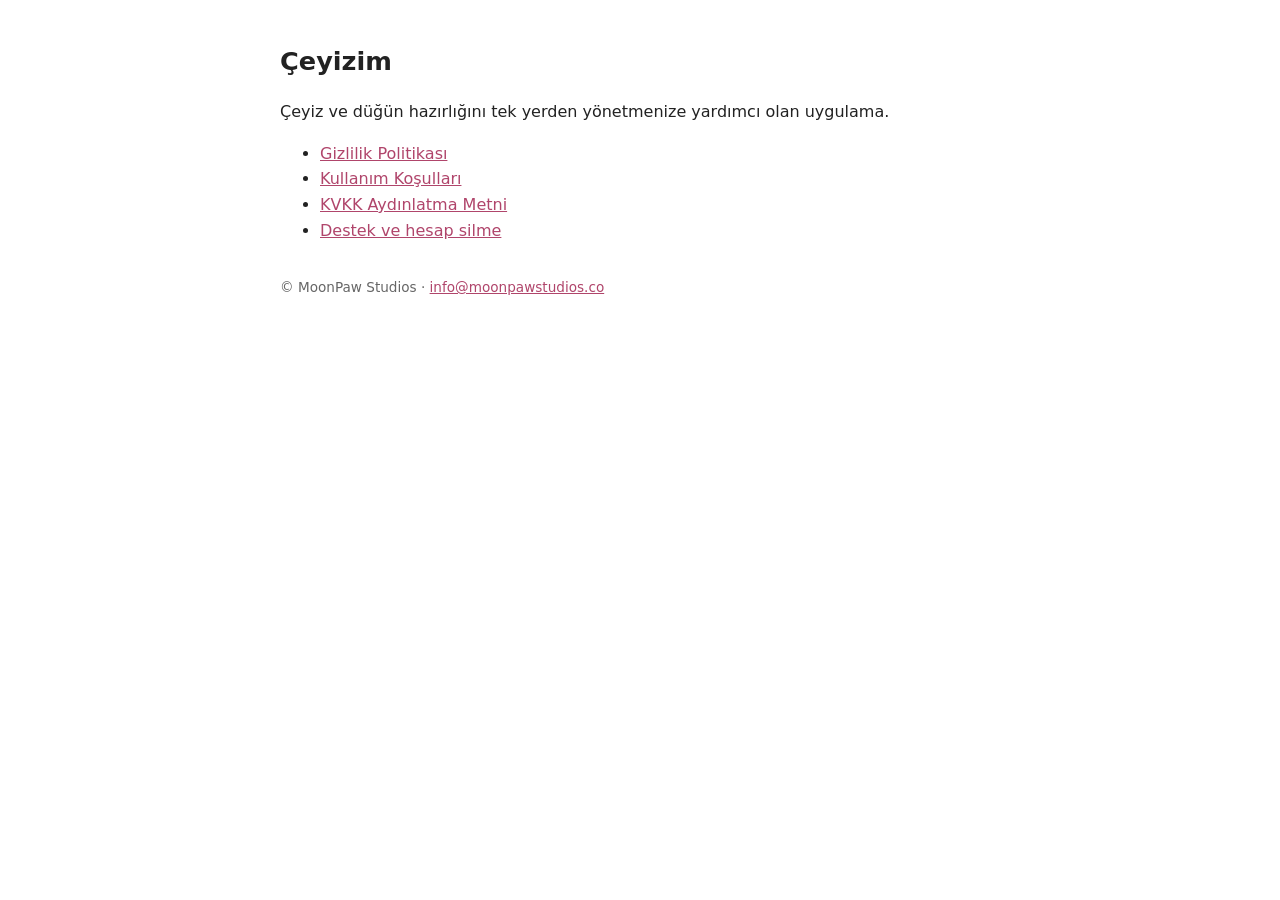
<file: index.html>
<!doctype html>
<html lang="tr"><head><meta charset="utf-8"><meta name="viewport" content="width=device-width,initial-scale=1">
<title>Çeyizim - MoonPaw Studios</title><link rel="stylesheet" href="style.css"></head>
<body>
<h1>Çeyizim</h1>
<p>Çeyiz ve düğün hazırlığını tek yerden yönetmenize yardımcı olan uygulama.</p>
<ul>
<li><a href="gizlilik.html">Gizlilik Politikası</a></li>
<li><a href="kosullar.html">Kullanım Koşulları</a></li>
<li><a href="kvkk.html">KVKK Aydınlatma Metni</a></li>
<li><a href="destek.html">Destek ve hesap silme</a></li>
</ul>
<footer>© MoonPaw Studios · <a href="mailto:info@moonpawstudios.co">info@moonpawstudios.co</a></footer>
</body></html>
</file>
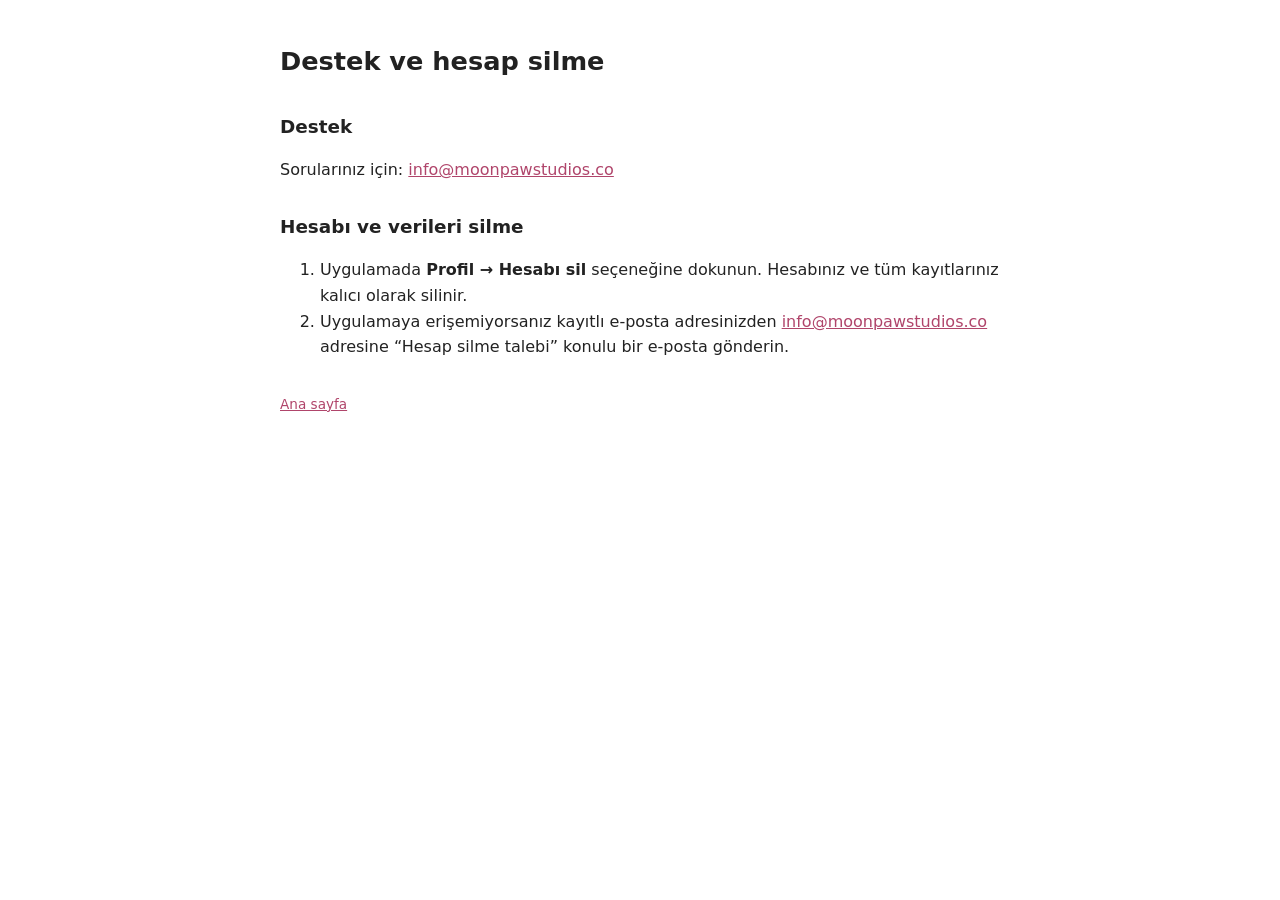
<file: destek.html>
<!doctype html>
<html lang="tr"><head><meta charset="utf-8"><meta name="viewport" content="width=device-width,initial-scale=1">
<title>Destek - Çeyizim</title><link rel="stylesheet" href="style.css"></head>
<body>
<h1>Destek ve hesap silme</h1>
<h2>Destek</h2>
<p>Sorularınız için: <a href="mailto:info@moonpawstudios.co">info@moonpawstudios.co</a></p>
<h2>Hesabı ve verileri silme</h2>
<ol>
<li>Uygulamada <b>Profil → Hesabı sil</b> seçeneğine dokunun. Hesabınız ve tüm kayıtlarınız kalıcı olarak silinir.</li>
<li>Uygulamaya erişemiyorsanız kayıtlı e-posta adresinizden <a href="mailto:info@moonpawstudios.co">info@moonpawstudios.co</a> adresine “Hesap silme talebi” konulu bir e-posta gönderin.</li>
</ol>
<footer><a href="index.html">Ana sayfa</a></footer>
</body></html>
</file>
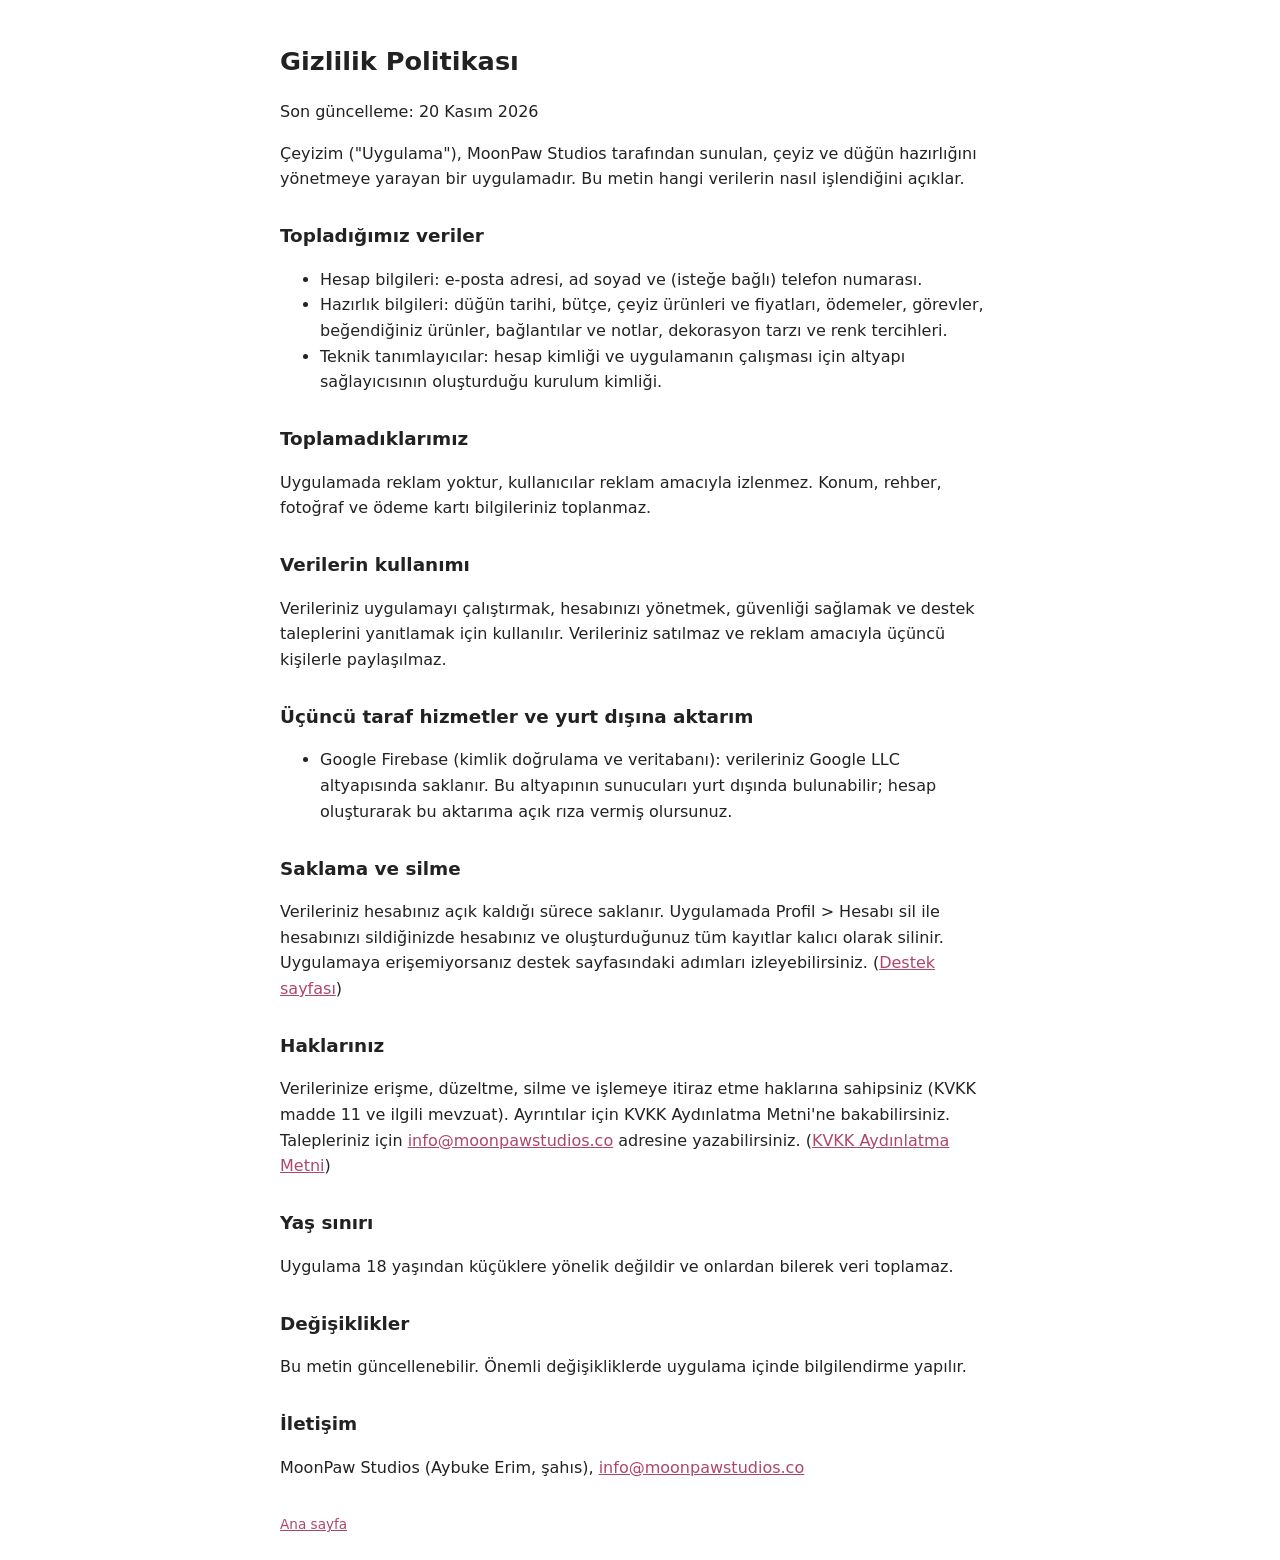
<file: gizlilik.html>
<!doctype html>
<html lang="tr"><head><meta charset="utf-8"><meta name="viewport" content="width=device-width,initial-scale=1">
<title>Gizlilik Politikası - Çeyizim</title><link rel="stylesheet" href="style.css"></head>
<body>
<h1>Gizlilik Politikası</h1>
<p>Son güncelleme: 20 Kasım 2026</p>
<p>Çeyizim ("Uygulama"), MoonPaw Studios tarafından sunulan, çeyiz ve düğün hazırlığını yönetmeye yarayan bir uygulamadır. Bu metin hangi verilerin nasıl işlendiğini açıklar.</p>
<h2>Topladığımız veriler</h2>
<ul>
<li>Hesap bilgileri: e-posta adresi, ad soyad ve (isteğe bağlı) telefon numarası.</li>
<li>Hazırlık bilgileri: düğün tarihi, bütçe, çeyiz ürünleri ve fiyatları, ödemeler, görevler, beğendiğiniz ürünler, bağlantılar ve notlar, dekorasyon tarzı ve renk tercihleri.</li>
<li>Teknik tanımlayıcılar: hesap kimliği ve uygulamanın çalışması için altyapı sağlayıcısının oluşturduğu kurulum kimliği.</li>
</ul>
<h2>Toplamadıklarımız</h2>
<p>Uygulamada reklam yoktur, kullanıcılar reklam amacıyla izlenmez. Konum, rehber, fotoğraf ve ödeme kartı bilgileriniz toplanmaz.</p>
<h2>Verilerin kullanımı</h2>
<p>Verileriniz uygulamayı çalıştırmak, hesabınızı yönetmek, güvenliği sağlamak ve destek taleplerini yanıtlamak için kullanılır. Verileriniz satılmaz ve reklam amacıyla üçüncü kişilerle paylaşılmaz.</p>
<h2>Üçüncü taraf hizmetler ve yurt dışına aktarım</h2>
<ul>
<li>Google Firebase (kimlik doğrulama ve veritabanı): verileriniz Google LLC altyapısında saklanır. Bu altyapının sunucuları yurt dışında bulunabilir; hesap oluşturarak bu aktarıma açık rıza vermiş olursunuz.</li>
</ul>
<h2>Saklama ve silme</h2>
<p>Verileriniz hesabınız açık kaldığı sürece saklanır. Uygulamada Profil &gt; Hesabı sil ile hesabınızı sildiğinizde hesabınız ve oluşturduğunuz tüm kayıtlar kalıcı olarak silinir. Uygulamaya erişemiyorsanız destek sayfasındaki adımları izleyebilirsiniz. (<a href="destek.html">Destek sayfası</a>)</p>
<h2>Haklarınız</h2>
<p>Verilerinize erişme, düzeltme, silme ve işlemeye itiraz etme haklarına sahipsiniz (KVKK madde 11 ve ilgili mevzuat). Ayrıntılar için KVKK Aydınlatma Metni'ne bakabilirsiniz. Talepleriniz için <a href="mailto:info@moonpawstudios.co">info@moonpawstudios.co</a> adresine yazabilirsiniz. (<a href="kvkk.html">KVKK Aydınlatma Metni</a>)</p>
<h2>Yaş sınırı</h2>
<p>Uygulama 18 yaşından küçüklere yönelik değildir ve onlardan bilerek veri toplamaz.</p>
<h2>Değişiklikler</h2>
<p>Bu metin güncellenebilir. Önemli değişikliklerde uygulama içinde bilgilendirme yapılır.</p>
<h2>İletişim</h2>
<p>MoonPaw Studios (Aybuke Erim, şahıs), <a href="mailto:info@moonpawstudios.co">info@moonpawstudios.co</a></p>
<footer><a href="index.html">Ana sayfa</a></footer>
</body></html>
</file>
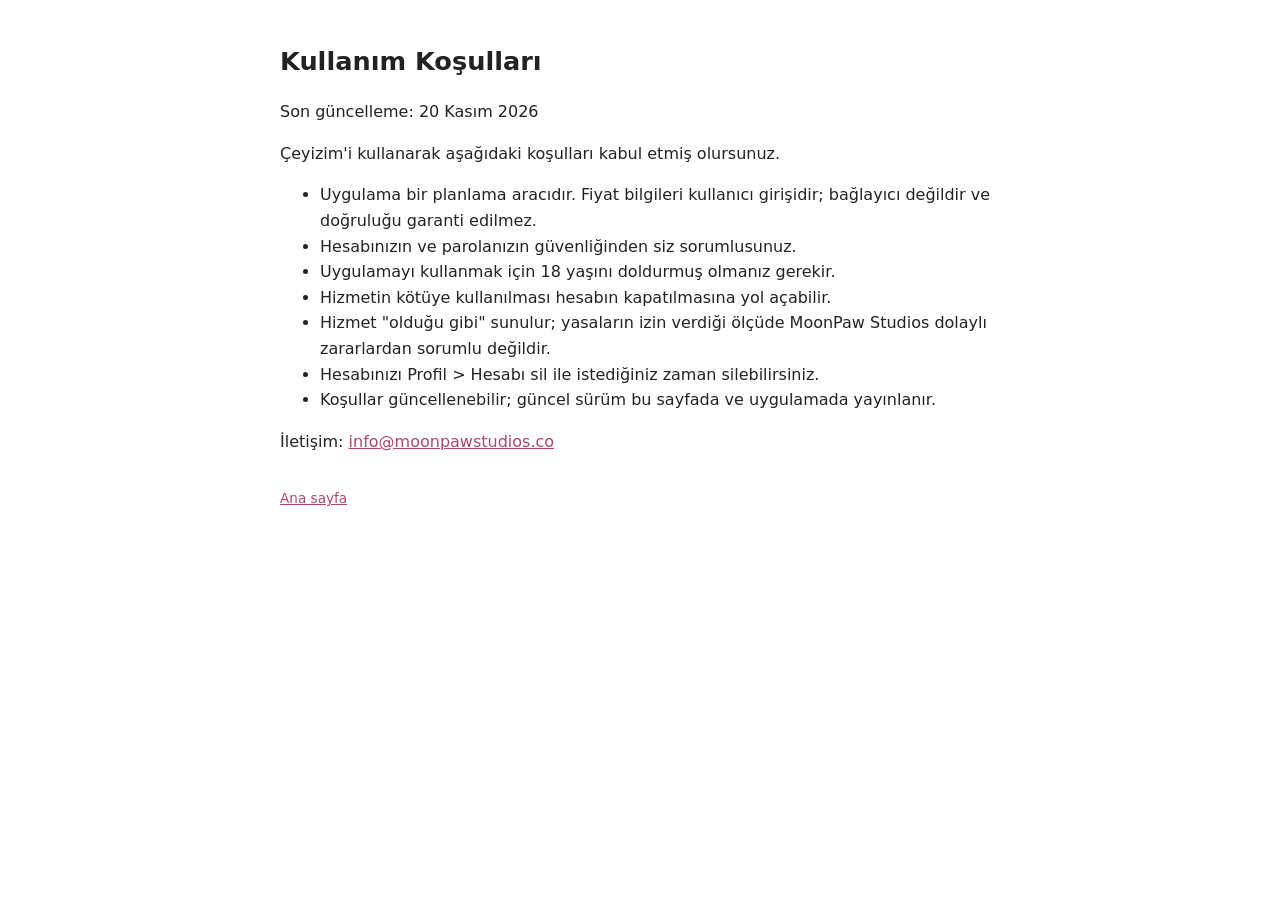
<file: kosullar.html>
<!doctype html>
<html lang="tr"><head><meta charset="utf-8"><meta name="viewport" content="width=device-width,initial-scale=1">
<title>Kullanım Koşulları - Çeyizim</title><link rel="stylesheet" href="style.css"></head>
<body>
<h1>Kullanım Koşulları</h1>
<p>Son güncelleme: 20 Kasım 2026</p>
<p>Çeyizim'i kullanarak aşağıdaki koşulları kabul etmiş olursunuz.</p>
<ul>
<li>Uygulama bir planlama aracıdır. Fiyat bilgileri kullanıcı girişidir; bağlayıcı değildir ve doğruluğu garanti edilmez.</li>
<li>Hesabınızın ve parolanızın güvenliğinden siz sorumlusunuz.</li>
<li>Uygulamayı kullanmak için 18 yaşını doldurmuş olmanız gerekir.</li>
<li>Hizmetin kötüye kullanılması hesabın kapatılmasına yol açabilir.</li>
<li>Hizmet "olduğu gibi" sunulur; yasaların izin verdiği ölçüde MoonPaw Studios dolaylı zararlardan sorumlu değildir.</li>
<li>Hesabınızı Profil &gt; Hesabı sil ile istediğiniz zaman silebilirsiniz.</li>
<li>Koşullar güncellenebilir; güncel sürüm bu sayfada ve uygulamada yayınlanır.</li>
</ul>
<p>İletişim: <a href="mailto:info@moonpawstudios.co">info@moonpawstudios.co</a></p>
<footer><a href="index.html">Ana sayfa</a></footer>
</body></html>
</file>
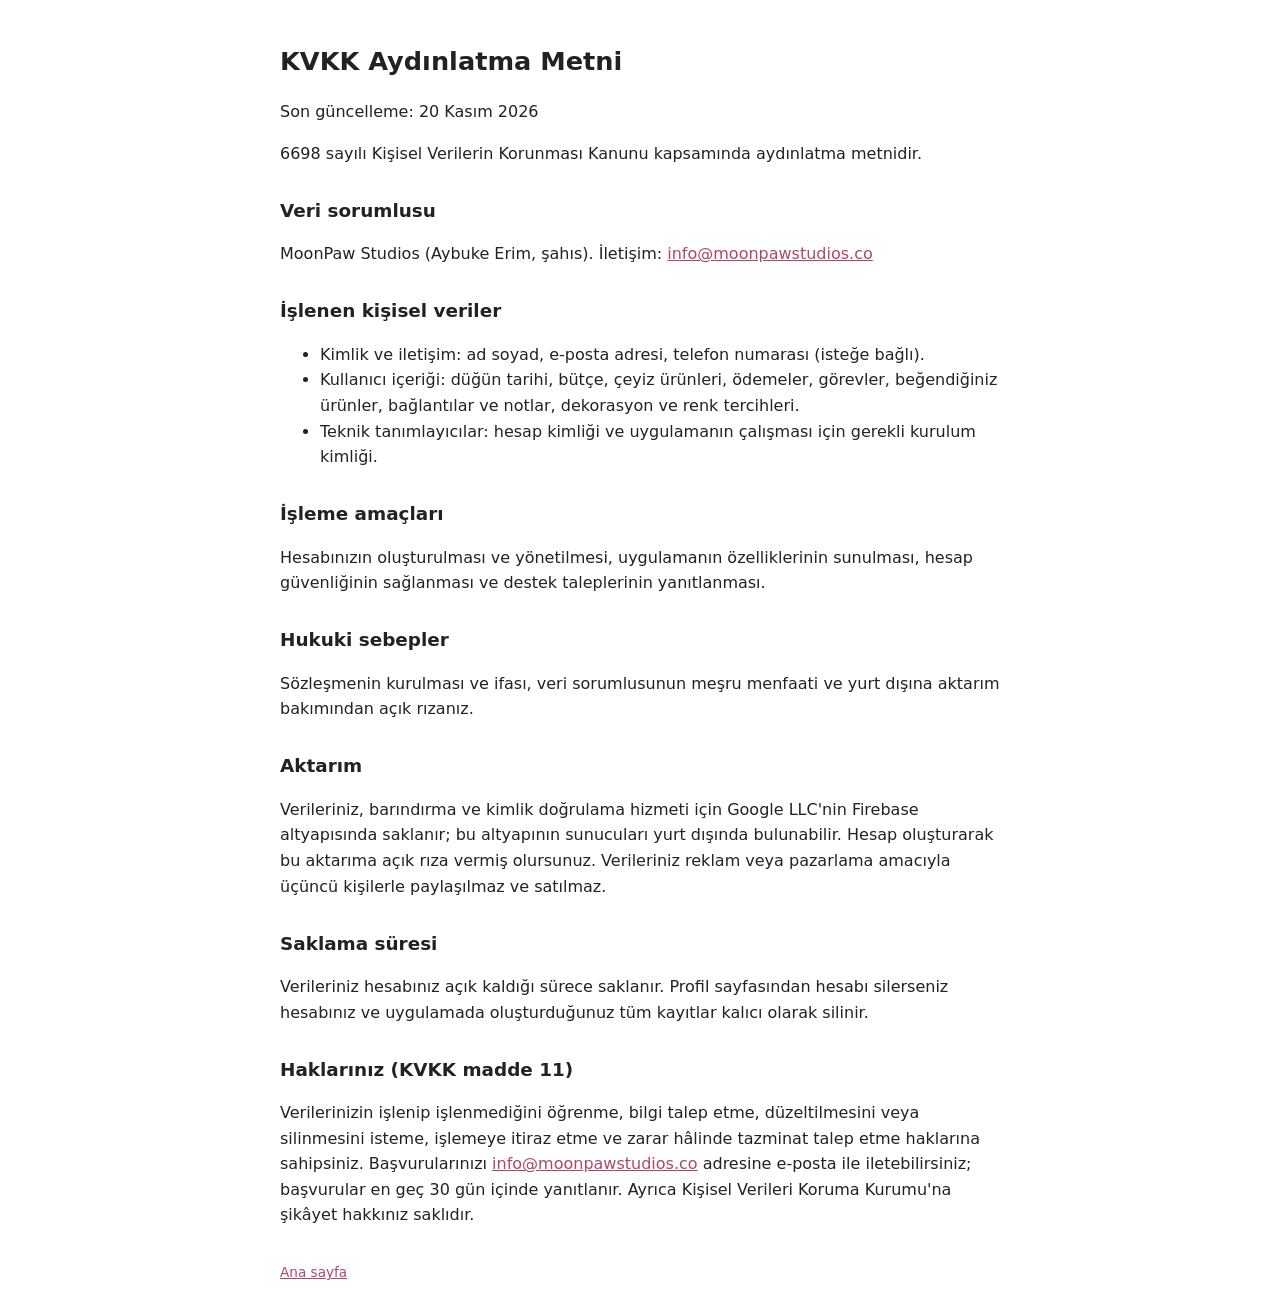
<file: kvkk.html>
<!doctype html>
<html lang="tr"><head><meta charset="utf-8"><meta name="viewport" content="width=device-width,initial-scale=1">
<title>KVKK Aydınlatma Metni - Çeyizim</title><link rel="stylesheet" href="style.css"></head>
<body>
<h1>KVKK Aydınlatma Metni</h1>
<p>Son güncelleme: 20 Kasım 2026</p>
<p>6698 sayılı Kişisel Verilerin Korunması Kanunu kapsamında aydınlatma metnidir.</p>
<h2>Veri sorumlusu</h2>
<p>MoonPaw Studios (Aybuke Erim, şahıs). İletişim: <a href="mailto:info@moonpawstudios.co">info@moonpawstudios.co</a></p>
<h2>İşlenen kişisel veriler</h2>
<ul>
<li>Kimlik ve iletişim: ad soyad, e-posta adresi, telefon numarası (isteğe bağlı).</li>
<li>Kullanıcı içeriği: düğün tarihi, bütçe, çeyiz ürünleri, ödemeler, görevler, beğendiğiniz ürünler, bağlantılar ve notlar, dekorasyon ve renk tercihleri.</li>
<li>Teknik tanımlayıcılar: hesap kimliği ve uygulamanın çalışması için gerekli kurulum kimliği.</li>
</ul>
<h2>İşleme amaçları</h2>
<p>Hesabınızın oluşturulması ve yönetilmesi, uygulamanın özelliklerinin sunulması, hesap güvenliğinin sağlanması ve destek taleplerinin yanıtlanması.</p>
<h2>Hukuki sebepler</h2>
<p>Sözleşmenin kurulması ve ifası, veri sorumlusunun meşru menfaati ve yurt dışına aktarım bakımından açık rızanız.</p>
<h2>Aktarım</h2>
<p>Verileriniz, barındırma ve kimlik doğrulama hizmeti için Google LLC'nin Firebase altyapısında saklanır; bu altyapının sunucuları yurt dışında bulunabilir. Hesap oluşturarak bu aktarıma açık rıza vermiş olursunuz. Verileriniz reklam veya pazarlama amacıyla üçüncü kişilerle paylaşılmaz ve satılmaz.</p>
<h2>Saklama süresi</h2>
<p>Verileriniz hesabınız açık kaldığı sürece saklanır. Profil sayfasından hesabı silerseniz hesabınız ve uygulamada oluşturduğunuz tüm kayıtlar kalıcı olarak silinir.</p>
<h2>Haklarınız (KVKK madde 11)</h2>
<p>Verilerinizin işlenip işlenmediğini öğrenme, bilgi talep etme, düzeltilmesini veya silinmesini isteme, işlemeye itiraz etme ve zarar hâlinde tazminat talep etme haklarına sahipsiniz. Başvurularınızı <a href="mailto:info@moonpawstudios.co">info@moonpawstudios.co</a> adresine e-posta ile iletebilirsiniz; başvurular en geç 30 gün içinde yanıtlanır. Ayrıca Kişisel Verileri Koruma Kurumu'na şikâyet hakkınız saklıdır.</p>
<footer><a href="index.html">Ana sayfa</a></footer>
</body></html>
</file>
<file: style.css>
body{font-family:system-ui,-apple-system,Segoe UI,Roboto,sans-serif;max-width:720px;margin:0 auto;padding:24px 16px;line-height:1.6;color:#222;background:#fff}
h1{font-size:1.6rem}h2{font-size:1.15rem;margin-top:1.6em}a{color:#b0456b}
footer{margin-top:2.5em;font-size:.85rem;color:#666}
@media (prefers-color-scheme:dark){body{background:#17141a;color:#eee}a{color:#f08bb0}footer{color:#aaa}}
</file>
